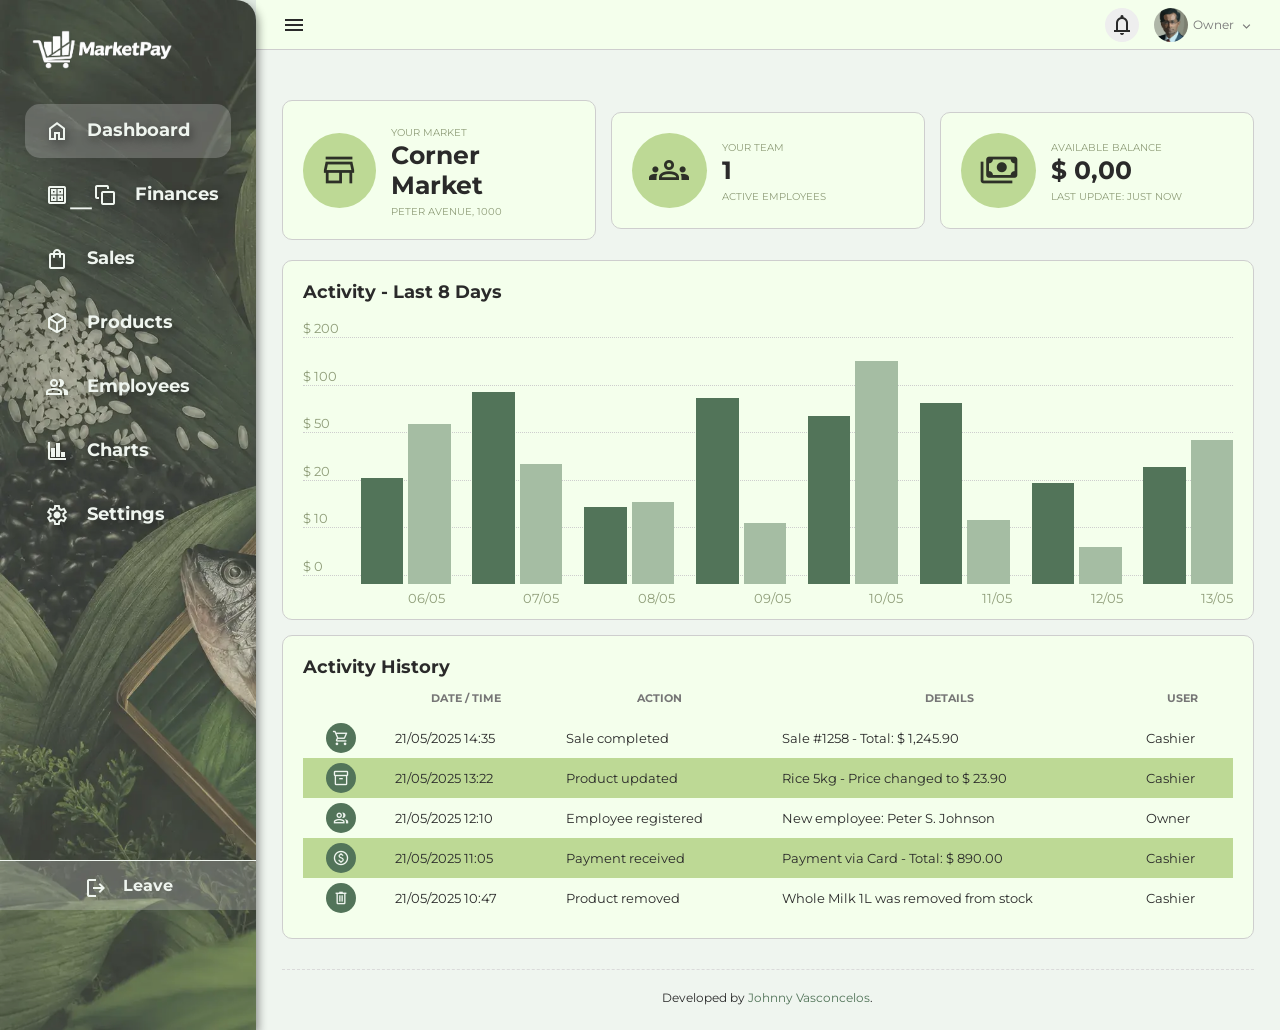
<file: index.html>
<!doctype html>
<html lang="eng">
  <head>
    <meta charset="UTF-8" />
    <meta name="description" content="" />
    <meta name="keywords" content="" />
    <meta name="viewport" content="width=device-width, initial-scale=1.0" />
    <link rel="stylesheet" href="./assets/style/style.css" />
    <link
      href="https://fonts.googleapis.com/css2?family=Material+Symbols+Outlined"
      rel="stylesheet"
    />
    <script type="module" src="./assets/scripts/main.js" defer></script>
    <title>Market</title>
  </head>
  <body>
    <div class="wrapper">
      <!-- Register market -->
      <form action="post" class="register none">
        <!-- Main info -->
        <label for="market_name">Market Name</label>
        <input
          type="text"
          id="market_name"
          name="market_name"
          placeholder="Market Name"
          required
        />

        <label for="market_owner">Market Owner</label>
        <input
          type="text"
          id="market_owner"
          name="market_owner"
          placeholder="Market Owner"
          required
        />

        <!-- ID and local -->
        <label for="address">Physical Address</label>
        <input
          type="text"
          id="address"
          name="address"
          placeholder="Physical Address"
        />

        <label for="business_id">Business Number (ID)</label>
        <input
          type="text"
          id="business_id"
          name="business_id"
          placeholder="Business Number"
        />

        <!-- Financial settings -->
        <div class="inputs">
          <div class="input w-50">
            <label for="actual_cash">Actual Cash ($)</label>
            <input
              type="number"
              id="actual_cash"
              name="actual_cash"
              step="0.01"
              placeholder="0.00"
            />
          </div>
          <div class="input w-50">
            <label for="currency">Currency</label>
            <select id="currency" name="currency">
              <option value="" disabled selected>Select Currency</option>
              <option value="USD">USD - US Dollar</option>
              <option value="CAD">CAD - Canadian Dollar</option>
              <option value="AUD">AUD - Australian Dollar</option>
            </select>
          </div>
        </div>

        <label for="bank_account">Bank Account / Routing</label>
        <input
          type="text"
          id="bank_account"
          name="bank_account"
          placeholder="Bank Account / Routing"
        />

        <label for="payroll_cycle">Payroll Cycle</label>
        <select id="payroll_cycle" name="payroll_cycle">
          <option value="" disabled selected>Select Payroll Cycle</option>
          <option value="weekly">Weekly</option>
          <option value="bi-weekly">Bi-weekly</option>
          <option value="monthly">Monthly</option>
        </select>

        <div class="buttons">
          <!-- Button to trigger new employee fields -->
          <button type="submit" class="add register-market">
            Register Market
          </button>
        </div>
      </form>
      <form action="post" class="register-employee none">
        <h3>Register Employee</h3>

        <label>Employee Name</label>
        <input
          type="text"
          id="employee_name"
          name="employee_name"
          placeholder="Name"
        />

        <label>Role</label>
        <select id="employee_role" name="employee_role">
          <option value="" disabled selected>Select Role</option>
          <option value="manager">Manager</option>
          <option value="cashier">Cashier</option>
          <option value="stocker">Stocker</option>
          <option value="security">Security</option>
          <option value="cleaner">Cleaner</option>
        </select>

        <label>Salary</label>
        <input
          type="number"
          id="employee_salary"
          name="employee_salary"
          step="0.01"
          placeholder="Salary"
        />
        <button class="add register-employee">Add Employee</button>
      </form>
      <div class="dashboard">
        <aside>
          <div class="aside-content">
            <div class="aside-logo">
              <img
                src="./assets/images/marketpay.webp"
                alt="MarketPay - Market System."
              />
            </div>
            <div class="close close-menu">
              <span class="material-symbols-outlined"> close </span>
            </div>
            <nav class="menu">
              <ul>
                <li>
                  <a href="./index.html" class="active"
                    ><span class="material-symbols-outlined"> home </span>
                    <p>Dashboard</p></a
                  >
                </li>
                <li>
                  <a href="./finances.html"
                    ><span class="material-symbols-outlined">
                      cards_stack
                    </span>
                    <p>Finances</p></a
                  >
                </li>
                <li>
                  <a href="./sales.html"
                    ><span class="material-symbols-outlined">
                      shopping_bag
                    </span>
                    <p>Sales</p></a
                  >
                </li>
                <li>
                  <a href="./products.html"
                    ><span class="material-symbols-outlined">
                      deployed_code
                    </span>
                    <p>Products</p></a
                  >
                </li>
                <li>
                  <a href="./employees.html"
                    ><span class="material-symbols-outlined"> group </span>
                    <p>Employees</p></a
                  >
                </li>
                <li>
                  <a href="./charts.html"
                    ><span class="material-symbols-outlined"> finance </span>
                    <p>Charts</p></a
                  >
                </li>
                <li>
                  <a href="./settings.html"
                    ><span class="material-symbols-outlined"> settings </span>
                    <p>Settings</p></a
                  >
                </li>
              </ul>
            </nav>
            <a href="#" class="leave"
              ><span class="material-symbols-outlined"> logout </span>
              <p>Leave</p></a
            >
          </div>
        </aside>
        <main>
          <div class="top-bar">
            <div class="main-container">
              <div class="left">
                <span class="material-symbols-outlined menu btn-menu">
                  menu
                </span>
              </div>
              <div class="right">
                <span class="material-symbols-outlined notifications">
                  notifications
                </span>
                <div class="user">
                  <div class="image">
                    <img
                      class="user-image"
                      src="./assets/images/user.webp"
                      alt="user"
                    />
                  </div>
                  <span class="user-name">Owner</span
                  ><span class="material-symbols-outlined chevron">
                    keyboard_arrow_down
                  </span>
                </div>
              </div>
            </div>
          </div>
          <header>
            <section class="main-container articles">
              <article class="article">
                <div class="main-icon">
                  <span class="material-symbols-outlined"> store </span>
                </div>
                <div class="content">
                  <span>your market</span>
                  <h4>Corner Market</h4>
                  <span>Peter Avenue, 1000</span>
                </div>
              </article>
              <article class="article">
                <div class="main-icon">
                  <span class="material-symbols-outlined"> groups </span>
                </div>
                <div class="content">
                  <span>your team</span>
                  <h4>1</h4>
                  <span>active employees</span>
                </div>
              </article>
              <article class="article">
                <div class="main-icon">
                  <span class="material-symbols-outlined"> payments </span>
                </div>
                <div class="content">
                  <span>available balance</span>
                  <h4>$ 0,00</h4>
                  <span>Last Update: Just now</span>
                </div>
              </article>
            </section>
          </header>
          <!-- payments -->
          <div class="main-container pay-container">
            <section class="payments cont">
              <h2>Activity - Last <span class="number">8 </span>Days</h2>
              <!-- 
                <svg
                  class="svg-line"
                  viewBox="0 0 100 100"
                  preserveAspectRatio="none"
                >
                  <polyline
                    class="bar-expenses"
                    points="0,95 12.5,80 25,45 37.5,75 50,30 62.5,85 75,40 87.5,60 100,35"
                    fill="none"
                  ></polyline>

                  <circle
                    cx="0"
                    cy="95"
                    class="circle-expense"
                    stroke-width="8"
                    stroke-linecap="round"
                    vector-effect="non-scaling-stroke"
                  />
                  <circle
                    cx="12.5"
                    cy="80"
                    class="circle-expense"
                    stroke-width="8"
                    stroke-linecap="round"
                    vector-effect="non-scaling-stroke"
                  />
                  <circle
                    cx="25"
                    cy="45"
                    class="circle-expense"
                    stroke-width="8"
                    stroke-linecap="round"
                    vector-effect="non-scaling-stroke"
                  />
                  <circle
                    cx="37.5"
                    cy="75"
                    class="circle-expense"
                    stroke-width="8"
                    stroke-linecap="round"
                    vector-effect="non-scaling-stroke"
                  />
                  <circle
                    cx="50"
                    cy="30"
                    class="circle-expense"
                    stroke-width="8"
                    stroke-linecap="round"
                    vector-effect="non-scaling-stroke"
                  />
                  <circle
                    cx="62.5"
                    cy="85"
                    class="circle-expense"
                    stroke-width="8"
                    stroke-linecap="round"
                    vector-effect="non-scaling-stroke"
                  />
                  <circle
                    cx="75"
                    cy="40"
                    class="circle-expense"
                    stroke-width="8"
                    stroke-linecap="round"
                    vector-effect="non-scaling-stroke"
                  />
                  <circle
                    cx="87.5"
                    cy="60"
                    class="circle-expense"
                    stroke-width="8"
                    stroke-linecap="round"
                    vector-effect="non-scaling-stroke"
                  />
                  <circle
                    cx="100"
                    cy="35"
                    class="circle-expense"
                    stroke-width="8"
                    stroke-linecap="round"
                    vector-effect="non-scaling-stroke"
                  />
                  <polyline
                    points="0,90 12.5,70 25,85 37.5,40 50,60 62.5,30 75,55 87.5,45 100,20"
                    fill="none"
                  ></polyline>

                  <circle
                    cx="0"
                    cy="90"
                    stroke-width="8"
                    stroke-linecap="round"
                    vector-effect="non-scaling-stroke"
                  />
                  <circle
                    cx="12.5"
                    cy="70"
                    stroke-width="8"
                    stroke-linecap="round"
                    vector-effect="non-scaling-stroke"
                  />
                  <circle
                    cx="25"
                    cy="85"
                    stroke-width="8"
                    stroke-linecap="round"
                    vector-effect="non-scaling-stroke"
                  />
                  <circle
                    cx="37.5"
                    cy="40"
                    stroke-width="8"
                    stroke-linecap="round"
                    vector-effect="non-scaling-stroke"
                  />
                  <circle
                    cx="50"
                    cy="60"
                    stroke-width="8"
                    stroke-linecap="round"
                    vector-effect="non-scaling-stroke"
                  />
                  <circle
                    cx="62.5"
                    cy="30"
                    stroke-width="8"
                    stroke-linecap="round"
                    vector-effect="non-scaling-stroke"
                  />
                  <circle
                    cx="75"
                    cy="55"
                    stroke-width="8"
                    stroke-linecap="round"
                    vector-effect="non-scaling-stroke"
                  />
                  <circle
                    cx="87.5"
                    cy="45"
                    stroke-width="8"
                    stroke-linecap="round"
                    vector-effect="non-scaling-stroke"
                  />
                  <circle
                    cx="100"
                    cy="20"
                    stroke-width="8"
                    stroke-linecap="round"
                    vector-effect="non-scaling-stroke"
                  />
                </svg>
                -->
              <div class="payments-container">
                <div class="rows">
                  <div class="row"><span>$ 200</span></div>
                  <div class="row"><span>$ 100</span></div>
                  <div class="row"><span>$ 50</span></div>
                  <div class="row"><span>$ 20</span></div>
                  <div class="row"><span>$ 10</span></div>
                  <div class="row"><span>$ 0</span></div>
                </div>
                <div class="columns">
                  <div class="column"><span>06/05</span></div>
                  <div class="column"><span>07/05</span></div>
                  <div class="column"><span>08/05</span></div>
                  <div class="column"><span>09/05</span></div>
                  <div class="column"><span>10/05</span></div>
                  <div class="column"><span>11/05</span></div>
                  <div class="column"><span>12/05</span></div>
                  <div class="column"><span>13/05</span></div>
                </div>
                <div class="bars">
                  <div class="bar-group">
                    <div class="bar bar-1">
                      <span class="info none"
                        >Sunday (06/05) Earnings: $40</span
                      >
                    </div>
                    <div class="bar bar-2">
                      <span class="info none"
                        >Sunday (06/05) Expenses: $40</span
                      >
                    </div>
                  </div>
                  <div class="bar-group">
                    <div class="bar bar-1">
                      <span class="info none"
                        >Sunday (07/05) Earnings: $40</span
                      >
                    </div>
                    <div class="bar bar-2">
                      <span class="info none"
                        >Sunday (07/05) Expenses: $40</span
                      >
                    </div>
                  </div>
                  <div class="bar-group">
                    <div class="bar bar-1">
                      <span class="info none"
                        >Sunday (08/05) Earnings: $40</span
                      >
                    </div>
                    <div class="bar bar-2">
                      <span class="info none"
                        >Sunday (08/05) Expenses: $40</span
                      >
                    </div>
                  </div>
                  <div class="bar-group">
                    <div class="bar bar-1">
                      <span class="info none"
                        >Sunday (09/05) Earnings: $40</span
                      >
                    </div>
                    <div class="bar bar-2">
                      <span class="info none"
                        >Sunday (09/05) Expenses: $40</span
                      >
                    </div>
                  </div>
                  <div class="bar-group">
                    <div class="bar bar-1">
                      <span class="info none"
                        >Sunday (10/05) Earnings: $40</span
                      >
                    </div>
                    <div class="bar bar-2">
                      <span class="info none"
                        >Sunday (10/05) Expenses: $40</span
                      >
                    </div>
                  </div>
                  <div class="bar-group">
                    <div class="bar bar-1">
                      <span class="info none"
                        >Sunday (11/05) Earnings: $40</span
                      >
                    </div>
                    <div class="bar bar-2">
                      <span class="info none"
                        >Sunday (11/05) Expenses: $40</span
                      >
                    </div>
                  </div>
                  <div class="bar-group">
                    <div class="bar bar-1">
                      <span class="info none"
                        >Sunday (12/05) Earnings: $40</span
                      >
                    </div>
                    <div class="bar bar-2">
                      <span class="info none"
                        >Sunday (12/05) Expenses: $40</span
                      >
                    </div>
                  </div>
                  <div class="bar-group">
                    <div class="bar bar-1">
                      <span class="info none"
                        >Sunday (13/05) Earnings: $40</span
                      >
                    </div>
                    <div class="bar bar-2">
                      <span class="info none"
                        >Sunday (13/05) Expenses: $40</span
                      >
                    </div>
                  </div>
                </div>
              </div>
            </section>
          </div>
          <!-- history -->
          <div class="main-container">
            <section class="history cont">
              <h2>Activity History</h2>
              <table>
                <thead>
                  <tr>
                    <th></th>
                    <th>DATE / TIME</th>
                    <th>ACTION</th>
                    <th>DETAILS</th>
                    <th>USER</th>
                  </tr>
                </thead>
                <tbody>
                  <tr>
                    <td>
                      <span class="material-symbols-outlined"
                        >shopping_cart</span
                      >
                    </td>
                    <td>21/05/2025 14:35</td>
                    <td>Sale completed</td>
                    <td>Sale #1258 - Total: $ 1,245.90</td>
                    <td>Cashier</td>
                  </tr>
                  <tr>
                    <td>
                      <span class="material-symbols-outlined">inventory_2</span>
                    </td>
                    <td>21/05/2025 13:22</td>
                    <td>Product updated</td>
                    <td>Rice 5kg - Price changed to $ 23.90</td>
                    <td>Cashier</td>
                  </tr>
                  <tr>
                    <td>
                      <span class="material-symbols-outlined">group</span>
                    </td>
                    <td>21/05/2025 12:10</td>
                    <td>Employee registered</td>
                    <td>New employee: Peter S. Johnson</td>
                    <td>Owner</td>
                  </tr>
                  <tr>
                    <td>
                      <span class="material-symbols-outlined"
                        >monetization_on</span
                      >
                    </td>
                    <td>21/05/2025 11:05</td>
                    <td>Payment received</td>
                    <td>Payment via Card - Total: $ 890.00</td>
                    <td>Cashier</td>
                  </tr>
                  <tr>
                    <td>
                      <span class="material-symbols-outlined">delete</span>
                    </td>
                    <td>21/05/2025 10:47</td>
                    <td>Product removed</td>
                    <td>Whole Milk 1L was removed from stock</td>
                    <td>Cashier</td>
                  </tr>
                </tbody>
              </table>
            </section>
          </div>
          <div class="main-container">
            <footer>
              <p>
                Developed by
                <a href="https://johnnyvasconcelos.github.io/" target="_blank"
                  >Johnny Vasconcelos</a
                >.
              </p>
            </footer>
          </div>
        </main>
        <button class="add-employee none">Add Employee</button>
        <!--
        <h2>💰 Market Cash</h2>

        <form method="post">
          <input type="number" placeholder="Quantity ($)" />
          <input type="text" placeholder="Subject" />

          <div class="buttons">
            <button type="submit" class="add">Add</button>
            <button type="submit" class="remove">Remove</button>
            <button type="submit" class="transfer">Transfer</button>
          </div>
        </form>
        <div class="cash">Cash: $ 0,00</div>
        <div class="historic"></div>
        -->
      </div>
    </div>
  </body>
</html>
</file>
<file: assets/style/style.css>
* {
  margin: 0;
  padding: 0;
  box-sizing: border-box;
}

:root {
  --light: #eff5ef;
  --light-alt: #f4ffec;
  --dark: #2a2a2a;
  --light-gray: #cecece;
  --green: #bdd995;
  --alternative-green: #a7c280;
  --medium-green: #4f573f;
  --dark-green: #2d3027;
  --bar: #a5bda3;
  --alternative-bar: #527459;
  --medium-yellow: #bab338;
  --olive: #8f9d79;
  --dark-gray: #767676;
  --transparent: #dddddd3f;
  --shadow: 2px 4px 10px rgba(0, 0, 0, 0.45);
  --transition: 0.35s all ease-in-out;
}

/* fonts */

@font-face {
  font-family: "Montserrat";
  src: url("../fonts/Montserrat-Regular.ttf") format("truetype");
  font-weight: 400;
}

@font-face {
  font-family: "Montserrat";
  src: url("../fonts/Montserrat-Light.ttf") format("truetype");
  font-weight: 300;
}

@font-face {
  font-family: "Montserrat";
  src: url("../fonts/Montserrat-Medium.ttf") format("truetype");
  font-weight: 500;
}

@font-face {
  font-family: "Montserrat";
  src: url("../fonts/Montserrat-Bold.ttf") format("truetype");
  font-weight: 700;
}

a {
  text-decoration: none;
}

ul,
ol {
  list-style: none;
}

h2 {
  font-size: 18px;
}

body {
  background: var(--light);
  color: var(--dark);
  min-height: 100svh;
  min-width: 100%;
  display: flex;
  align-items: center;
  justify-content: center;
  font-family: "Montserrat", sans-serif;
  font-weight: 400;
}

.none {
  display: none !important;
}

.wrapper {
  width: 100%;
  height: 100%;
}

.container {
  width: 90%;
  max-width: 1100px;
}

h1 {
  font-size: 22px;
  margin-bottom: 20px;
  text-align: center;
}

form {
  padding: 30px;
  border-radius: 16px;
  background: (--light-gray);
  box-shadow: 0 10px 25px rgba(0, 0, 0, 0.4);
  border: 1px solid var(--light-gray);
  display: flex;
  flex-direction: column;
  gap: 15px;
  width: 500px;
}

.inputs {
  display: flex;
  justify-content: space-between;
  align-items: center;
  gap: 15px;
}

.inputs > .input {
  display: flex;
  flex-direction: column;
  gap: 10px;
}

.inputs > .w-50 {
  width: 50%;
}

input,
select {
  padding: 12px;
  border-radius: 8px;
  border: none;
  outline: none;
  background: #c7cdd6;
  color: var(--dark);
  font-size: 14px;
}

input::placeholder {
  color: var(--dark-gray);
}

.buttons {
  display: flex;
  gap: 10px;
}

button {
  flex: 1;
  padding: 12px;
  border: none;
  border-radius: 8px;
  font-weight: bold;
  cursor: pointer;
  transition: 0.2s;
}

.add {
  background: #22c55e;
  color: #022c22;
}

.add:hover {
  background: #16a34a;
}

.remove {
  background: #ef4444;
  color: #450a0a;
}

.remove:hover {
  background: #dc2626;
}

.transfer {
  background: #c9c9c9;
  color: #292929;
}

.transfer:hover {
  background: #eeeeee;
}

.cash {
  margin-top: 20px;
  padding: 15px;
  background: #334155;
  border-radius: 10px;
  text-align: center;
  font-size: 18px;
  font-weight: bold;
}

.historic {
  margin-top: 15px;
  max-height: 150px;
  overflow-y: auto;
  font-size: 13px;
  color: #cbd5f5;
}

.historic-item {
  padding: 8px;
  border-bottom: 1px solid #475569;
}

/* dashboard */

.dashboard {
  display: flex;
  width: 100%;
  height: 100%;
}

/* aside */
aside {
  background-image: url("../images/background.webp");
  box-shadow: var(--shadow);
  border-radius: 0 20px 0 0;
  background-size: cover;
  width: 20%;
  position: relative;
  min-height: 100svh;
  height: auto;
  overflow: visible;
  transition: var(--transition);
}

aside.short {
  width: 5%;
  min-width: 70px;
}

aside.short .aside-logo img {
  content: url("../images/marketpay-mob.webp");
}

aside.short .menu p {
  display: none;
}

aside.short .aside-content {
  width: 100%;
}

aside.short .menu {
  padding: 15px;
}

aside.short .menu li a {
  justify-content: center;
  padding: 0;
  align-items: center;
  width: 100%;
  height: 45px;
}

aside.short .aside-logo img {
  width: 35px;
  margin: 0 auto;
  margin-right: 13px;
}

aside.short .leave p {
  display: none;
}

.aside-content {
  height: 100vh;
  top: 10px;
  width: 100%;
  position: sticky;
}

.leave {
  gap: 15px;
  display: flex;
  justify-content: center;
  position: absolute;
  left: auto;
  right: 0;
  bottom: 0;
  width: 100%;
  color: var(--light);
  font-weight: 700;
  padding-top: 15px;
  padding-bottom: 10px;
  border-top: 1px solid var(--light);
  transition: var(--transition);
  background-color: var(--transparent);
  margin-left: -15%;
}

.leave:hover {
  background-color: transparent;
}

aside::before {
  content: "";
  position: absolute;
  left: 0;
  top: 0;
  width: 100%;
  height: 100%;
  background-color: #aabbac32;
}

aside .menu {
  padding: 25px;
  position: relative;
  z-index: 20;
}

aside .menu ul {
  display: flex;
  flex-direction: column;
  gap: 10px;
}

aside .menu li a {
  font-weight: 700;
  color: var(--light);
  font-size: 18px;
  display: flex;
  gap: 18px;
  padding: 15px 20px;
  border-radius: 15px;
  transition: var(--transition);
  text-shadow: var(--shadow);
}

aside .menu li .active {
  background-color: var(--transparent);
}

aside .menu li a:hover {
  background-color: #fafafa32;
}

.aside-logo {
  width: 100%;
  overflow: hidden;
  z-index: 50;
  position: relative;
  display: flex;
  justify-content: center;
  padding: 20px 0 10px 0;
  margin-left: -10%;
}

.aside-logo img {
  width: 100%;
  max-width: 140px;
}

aside .close {
  display: none;
  position: absolute;
  top: 25px;
  right: 15px;
  z-index: 300;
}

aside .close .material-symbols-outlined {
  color: var(--light);
  font-size: 24px;
}

/* main */

main {
  width: 80%;
  padding-bottom: 25px;
  overflow-x: hidden;
}

main.large {
  width: 95%;
}

.main-container {
  width: 95%;
  margin: 0 auto;
  display: flex;
  justify-content: space-between;
  align-items: center;
}

.top-bar {
  background-color: var(--light-alt);
  height: 50px;
  border-bottom: 1px solid var(--light-gray);
  overflow: hidden;
}

.top-bar > .main-container {
  height: 100%;
}

.top-bar .left,
.top-bar .right {
  display: flex;
  align-items: center;
  height: 100%;
}

.right .user {
  display: flex;
  gap: 5px;
  align-items: center;
  cursor: pointer;
}

.right .user .image {
  border-radius: 50%;
  overflow: hidden;
  width: 34px;
  height: 34px;
  margin-left: 15px;
}

.right .user .image img {
  width: 100%;
}

.right .user .chevron {
  color: var(--dark-gray);
  font-size: 15px;
  transform: translateY(2px);
}

.user-name {
  color: var(--dark-gray);
  font-size: 12px;
}

.right .notifications {
  background-color: #eee;
  border-radius: 50%;
  padding: 5px;
  cursor: pointer;
}

.left .menu {
  cursor: pointer;
}

.articles {
  gap: 15px;
  margin-top: 50px;
}

.article {
  border: 1px solid var(--light-gray);
  background-color: var(--light-alt);
  border-radius: 10px;
  padding: 20px;
  width: 33.33%;
  display: flex;
  align-items: center;
  gap: 15px;
  cursor: pointer;
}

.article .material-symbols-outlined {
  font-size: 40px;
}

.article .content {
  text-align: left;
}

.article .content h4 {
  font-size: 25px;
}

.article .content span {
  color: var(--olive);
  font-size: 10px;
  text-transform: uppercase;
}

.main-icon {
  border-radius: 50%;
  width: 75px;
  height: 75px;
  background-color: var(--green);
  display: flex;
  align-items: center;
  justify-content: center;
  color: var(--dark-green);
  transition: var(--transition);
}

.article:hover .main-icon {
  background-color: var(--alternative-green);
}

/* activity */

.pay-container {
  overflow: hidden;
}

.payments {
  height: 360px;
}

.cont {
  padding: 20px;
  border: 1px solid var(--light-gray);
  background-color: var(--light-alt);
  border-radius: 10px;
  margin-top: 20px;
  width: 100%;
}

.payments h2 {
  margin-bottom: 15px;
}

.svg-line {
  position: absolute;
  top: 0;
  left: 0;
  height: calc(100% - 32px);
  width: calc(100% - 58px);
  margin-left: auto;
  right: 0;
  pointer-events: none;
  display: block;
  z-index: 50;
}

polyline {
  fill: none;
  stroke: var(--bar);
  stroke-width: 0.5;
  stroke-linejoin: round;
  stroke-linecap: round;
}

.bar-expenses {
  stroke: var(--bar-yellow);
}

circle {
  fill: var(--medium-green);
  stroke: var(--medium-green);
  vector-effect: non-scaling-stroke;
  r: 0.2;
  stroke-width: 5;
  cursor: pointer;
  pointer-events: all;
}

.circle-expense {
  fill: var(--medium-yellow);
  stroke: var(--medium-yellow);
}

.payments-container {
  position: relative;
  height: 100%;
}

.bars {
  position: absolute;
  top: 0;
  left: 0;
  width: calc(100% - 58px);
  margin-left: auto;
  right: 0;
  height: calc(100% - 52px);
  display: flex;
  justify-content: space-between;
}

.bars .bar-group {
  display: flex;
  align-items: flex-end;
  width: 90px;
  gap: 5px;
  height: 100%;
}

.bars .bar {
  width: 50%;
  background-color: var(--alternative-bar);
  cursor: pointer;
  transition: var(--transition);
  position: relative;
}

.bars .bar:hover {
  opacity: 0.8;
  z-index: 500;
}

.bar:hover .info {
  display: flex !important;
}

.bar .info {
  background: var(--light-alt);
  color: var(--dark-green);
  padding: 12px;
  border: 1px solid var(--light-gray);
  position: absolute;
  top: -100px;
  z-index: 500;
}

.bars .bar:nth-of-type(2) {
  background-color: var(--bar);
}

.payments-container span {
  color: var(--olive);
  font-size: 13px;
}

/* simul */

.bars .bar-group:nth-of-type(1) .bar:nth-of-type(1) {
  height: 40%;
}

.bars .bar-group:nth-of-type(1) .bar:nth-of-type(2) {
  height: 60%;
}

.bars .bar-group:nth-of-type(2) .bar:nth-of-type(1) {
  height: 72%;
}

.bars .bar-group:nth-of-type(2) .bar:nth-of-type(2) {
  height: 45%;
}

.bars .bar-group:nth-of-type(3) .bar:nth-of-type(1) {
  height: 29%;
}

.bars .bar-group:nth-of-type(3) .bar:nth-of-type(2) {
  height: 31%;
}

.bars .bar-group:nth-of-type(4) .bar:nth-of-type(1) {
  height: 70%;
}

.bars .bar-group:nth-of-type(4) .bar:nth-of-type(2) {
  height: 23%;
}

.bars .bar-group:nth-of-type(5) .bar:nth-of-type(1) {
  height: 63%;
}

.bars .bar-group:nth-of-type(5) .bar:nth-of-type(2) {
  height: 84%;
}

.bars .bar-group:nth-of-type(6) .bar:nth-of-type(1) {
  height: 68%;
}

.bars .bar-group:nth-of-type(6) .bar:nth-of-type(2) {
  height: 24%;
}

.bars .bar-group:nth-of-type(7) .bar:nth-of-type(1) {
  height: 38%;
}

.bars .bar-group:nth-of-type(7) .bar:nth-of-type(2) {
  height: 14%;
}

.bars .bar-group:nth-of-type(8) .bar:nth-of-type(1) {
  height: 44%;
}

.bars .bar-group:nth-of-type(8) .bar:nth-of-type(2) {
  height: 54%;
}

/* / simul */

.rows {
  position: absolute;
  top: 0;
  left: 0;
  right: 0;
  height: calc(100% - 60px);
  display: flex;
  flex-direction: column;
  justify-content: space-between;
}

.row {
  border-bottom: 1px dotted var(--light-gray);
}

.columns {
  display: flex;
  justify-content: space-between;
  height: calc(100% - 30px);
  width: calc(100% - 105px);
  margin-left: auto;
}

.column {
  display: flex;
  align-items: flex-end;
  height: 100%;
}

.dot {
  border-radius: 50%;
  width: 7px;
  height: 7px;
  position: absolute;
  left: 55px;
  bottom: 57px;
}

/* table */

.history {
  width: 100%;
  overflow-x: auto;
  margin-top: 15px;
  display: block;
}

table {
  width: 100%;
  border-collapse: collapse;
  min-width: 750px;
}

table tr {
  height: 40px;
}

table tr:nth-child(even) {
  background-color: var(--green);
}

table tr th {
  color: var(--dark-gray);
  font-weight: 700;
  font-size: 11px;
}

table tr td {
  font-size: 13px;
  color: var(--dark);
  padding: 0 15px;
}

table tr td:nth-of-type(1) {
  display: flex;
  align-items: center;
  height: 40px;
  justify-content: center;
}

table tr td:nth-of-type(1) .material-symbols-outlined {
  border-radius: 50%;
  background-color: var(--alternative-bar);
  padding: 15px;
  color: var(--light);
  width: 30px;
  height: 30px;
  font-size: 18px;
  display: flex;
  align-items: center;
  justify-content: center;
}

footer {
  margin-top: 30px;
  padding: 20px 10px 0 10px;
  text-align: center;
  font-size: 12px;
  width: 100%;
  border-top: 1px dashed #dadada;
}

footer p a {
  color: var(--alternative-bar);
}

/* responsive settings 990, 767, 465 */

@media (max-width: 990px) {
  .user-name,
  .row:nth-of-type(6),
  .column:nth-of-type(6),
  .column:nth-of-type(7),
  .column:nth-of-type(8),
  .bar-group:nth-of-type(6),
  .bar-group:nth-of-type(7),
  .bar-group:nth-of-type(8),
  h2 .number,
  .leave p {
    display: none;
  }
  aside.short .leave p {
    display: block;
  }
  .overflow-y {
    overflow-y: hidden !important;
  }
  .aside-logo img {
    content: url("../images/marketpay-mob.webp");
  }
  aside.short .aside-logo img {
    content: url("../images/marketpay.webp");
  }
  aside {
    width: 5%;
    min-width: 70px;
    padding-top: 5px;
    z-index: 200;
  }
  aside.short {
    position: fixed;
    width: 100%;
    top: 0;
    right: 0;
    bottom: 0;
    left: 0;
    border-radius: 0;
  }
  aside.short .close {
    display: flex;
    align-items: center;
    justify-content: center;
  }
  aside .menu p {
    display: none;
  }
  aside.short .menu p {
    display: block;
  }
  aside .aside-content {
    width: 100%;
  }
  aside .menu {
    padding: 15px;
  }
  aside .menu li a {
    justify-content: center;
    padding: 0;
    align-items: center;
    width: 100%;
    height: 45px;
  }
  aside.short .menu li a {
    justify-content: flex-start;
    padding: 0 15px;
    box-sizing: content-box;
  }
  aside .aside-logo img {
    width: 35px;
    margin: 0 auto;
    margin-right: 13px;
  }
  aside.short .aside-logo {
    justify-content: center;
    margin-left: auto;
    margin-right: auto;
    text-align: center;
  }
  aside.short .aside-logo img {
    width: 100%;
    margin: auto;
  }
  .aside-content {
    height: 100vh;
    top: 10px;
  }
  .leave {
    width: 100%;
    left: auto;
  }
  .main-container {
    flex-wrap: wrap;
  }
  .articles {
    margin-top: 30px;
    gap: 10px;
  }
  .article {
    width: 100%;
    padding: 15px;
    gap: 12px;
  }
  .article .main-icon {
    min-width: 50px;
    min-height: 50px;
    width: 50px;
    height: 50px;
  }
  .article .material-symbols-outlined {
    font-size: 30px;
  }
  .article .content h4 {
    font-size: 18px;
  }
  .columns,
  .bars {
    width: calc(100% - 30px);
  }
  .bars .bar-group {
    gap: 0px;
  }
}
</file>
